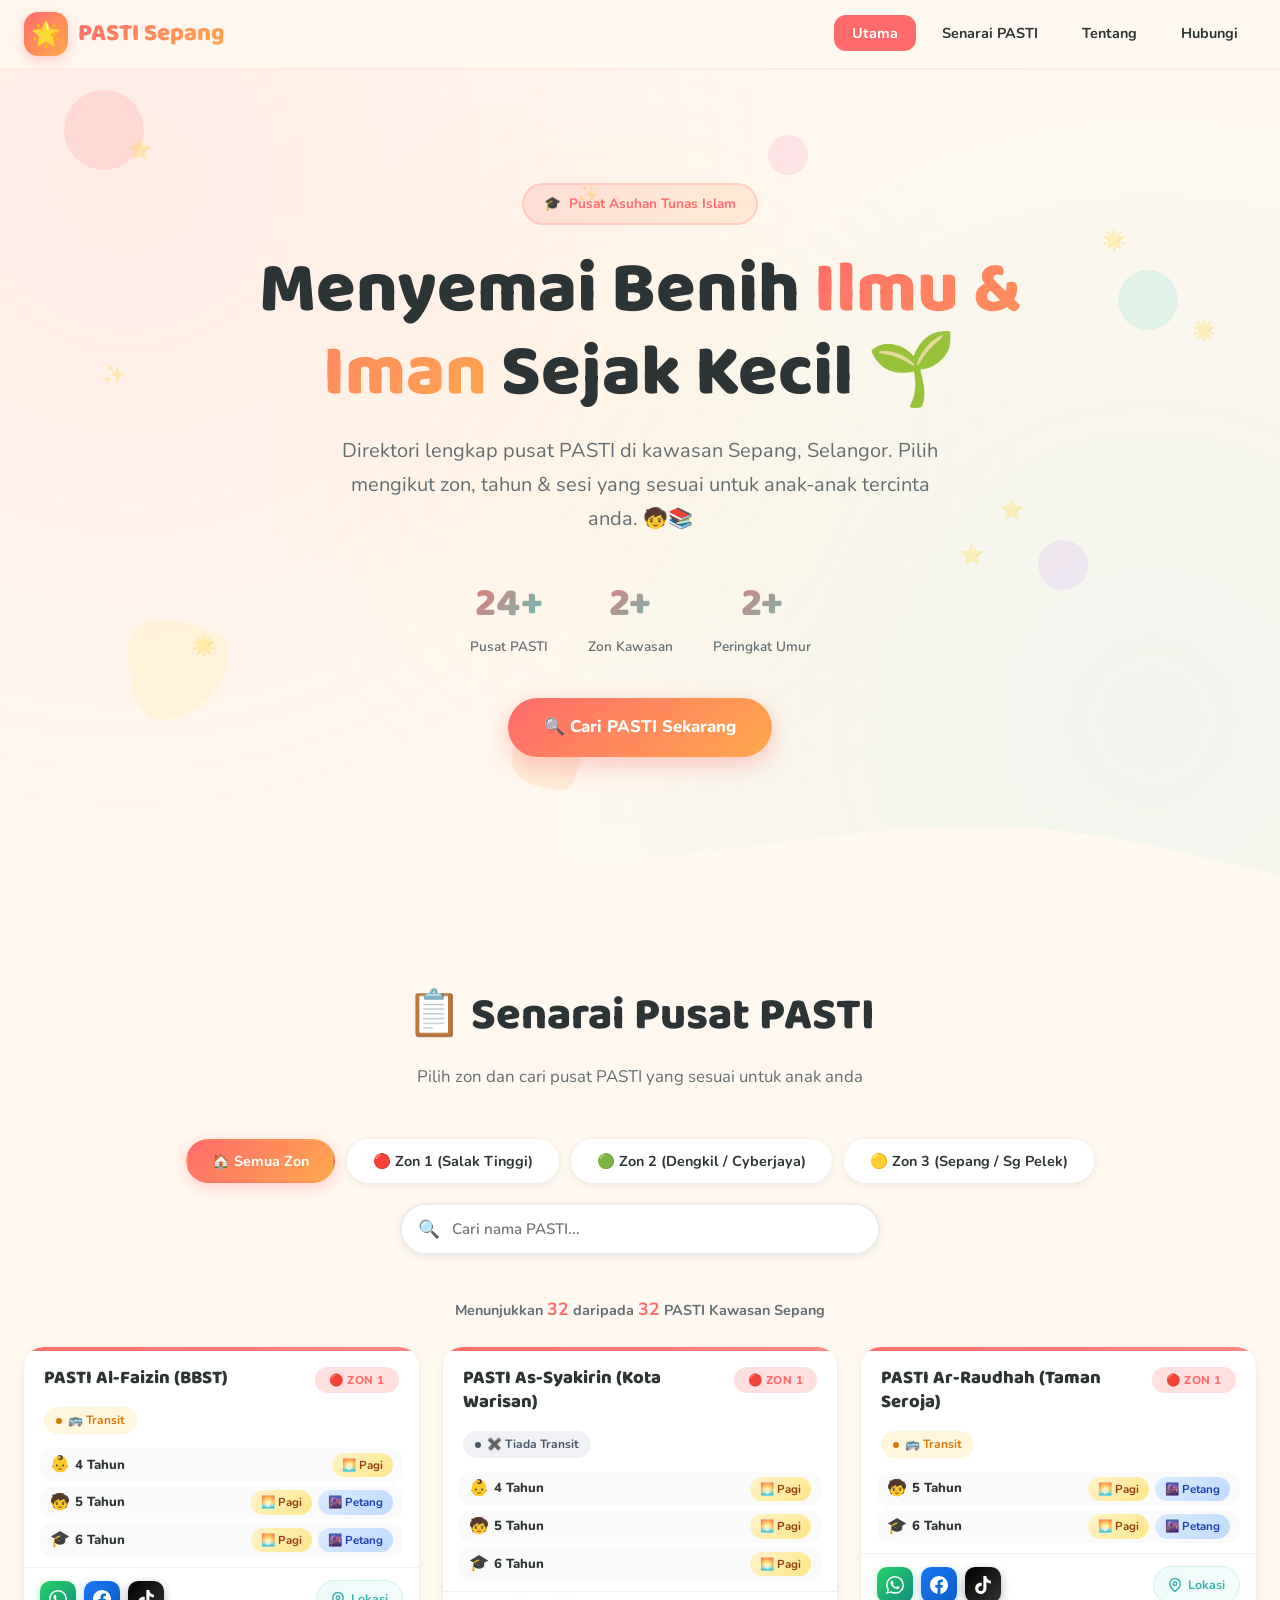
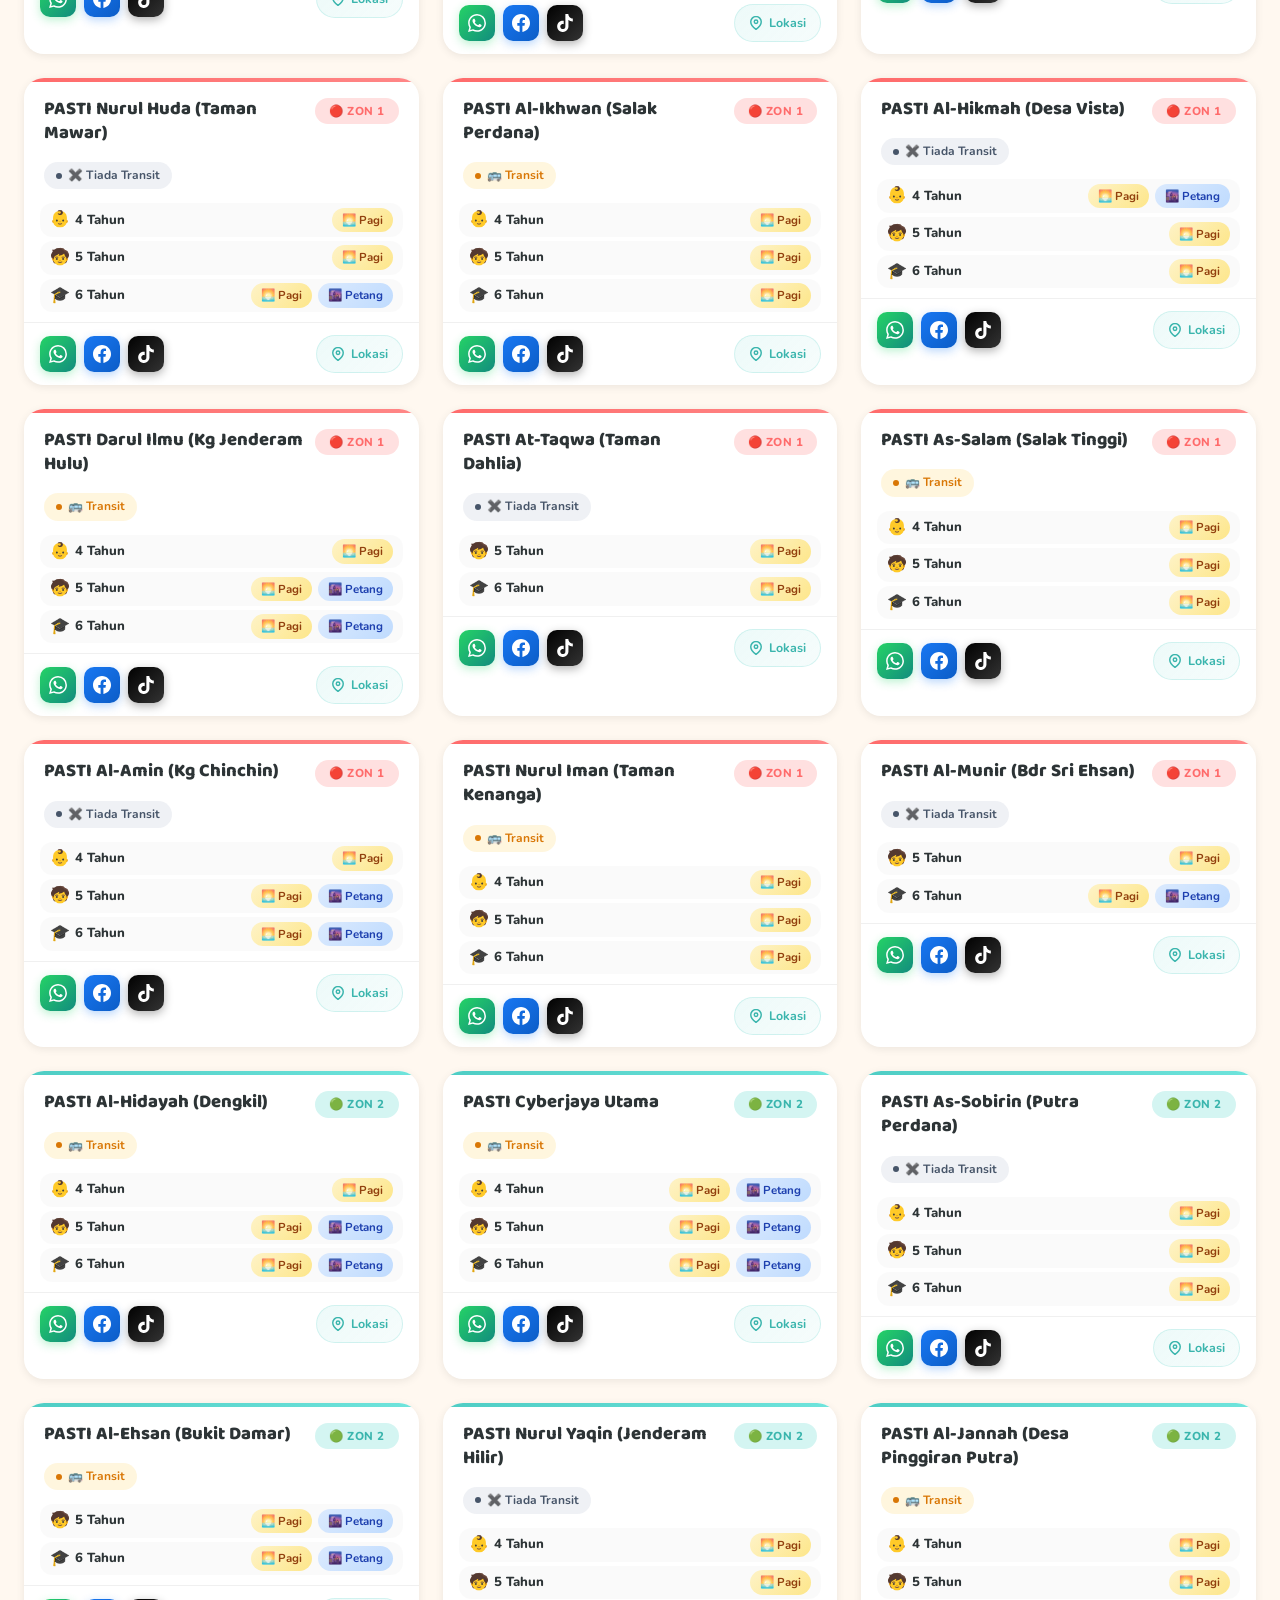
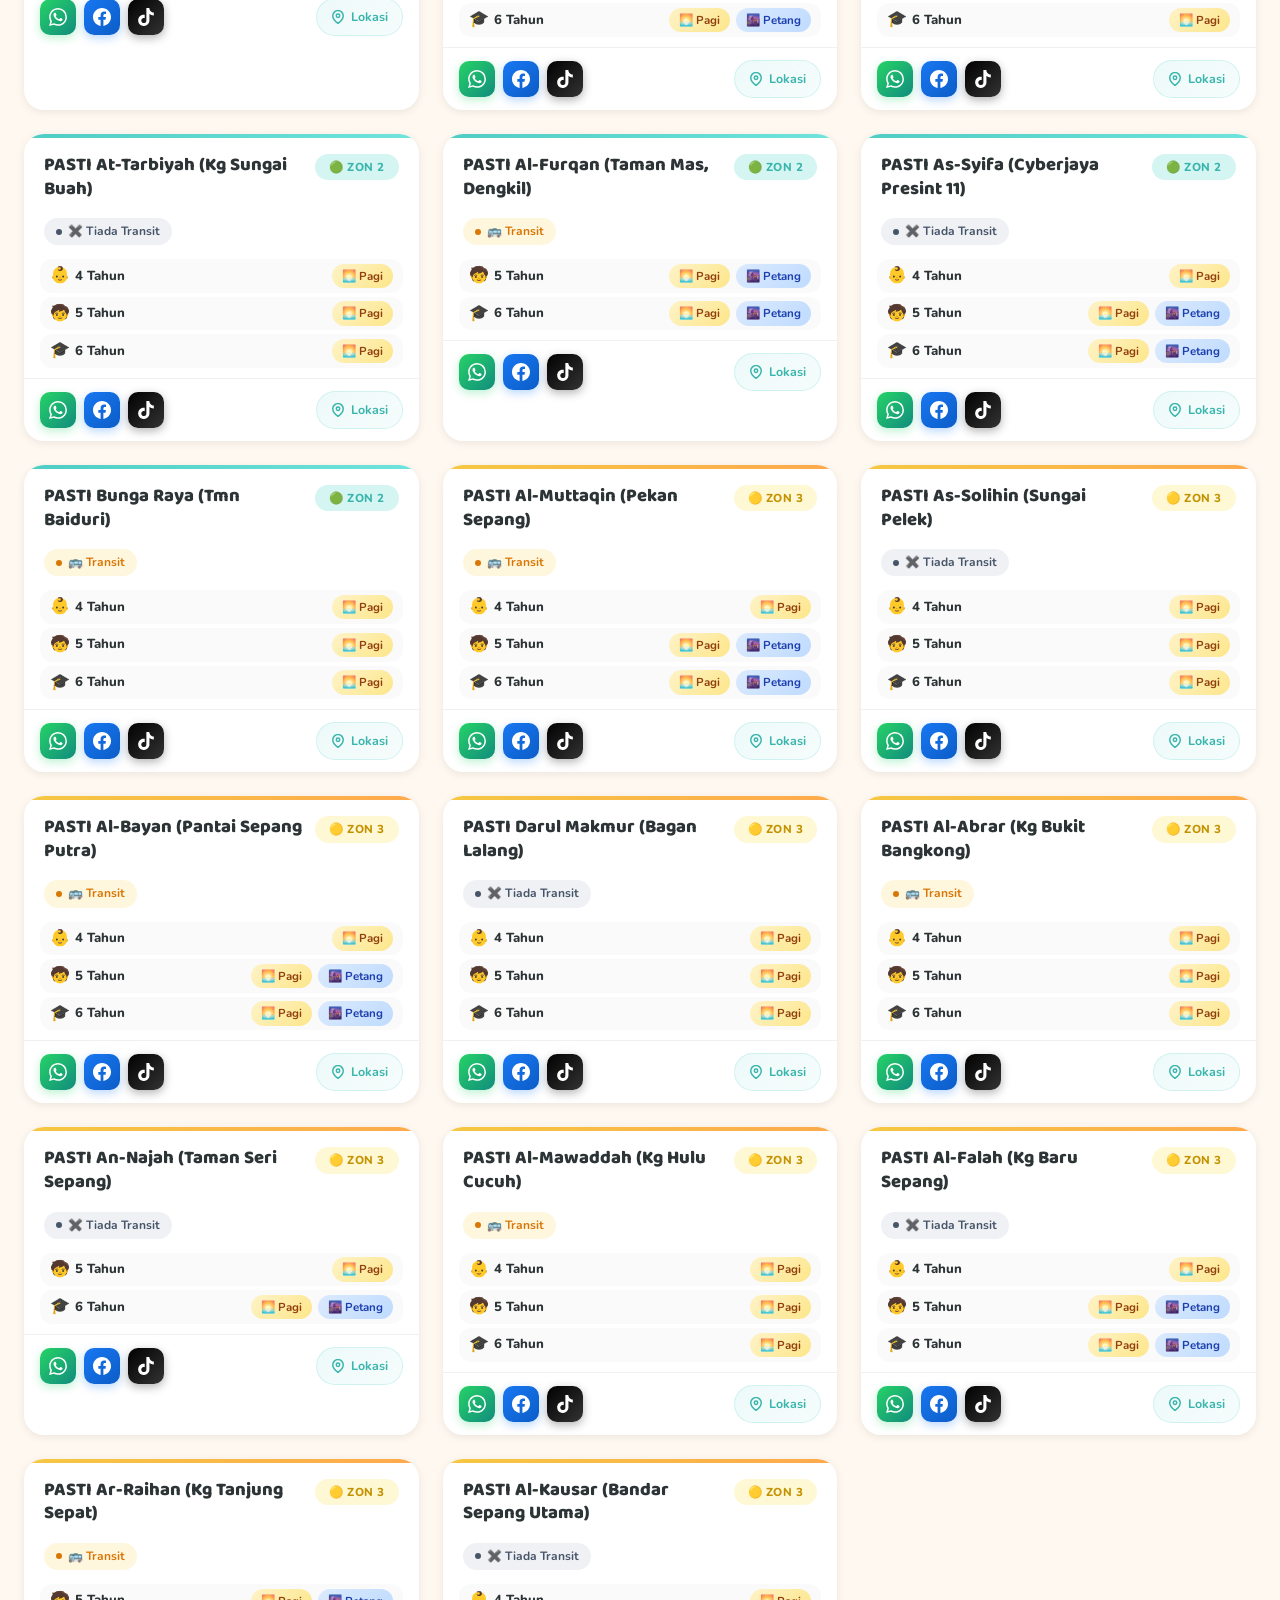
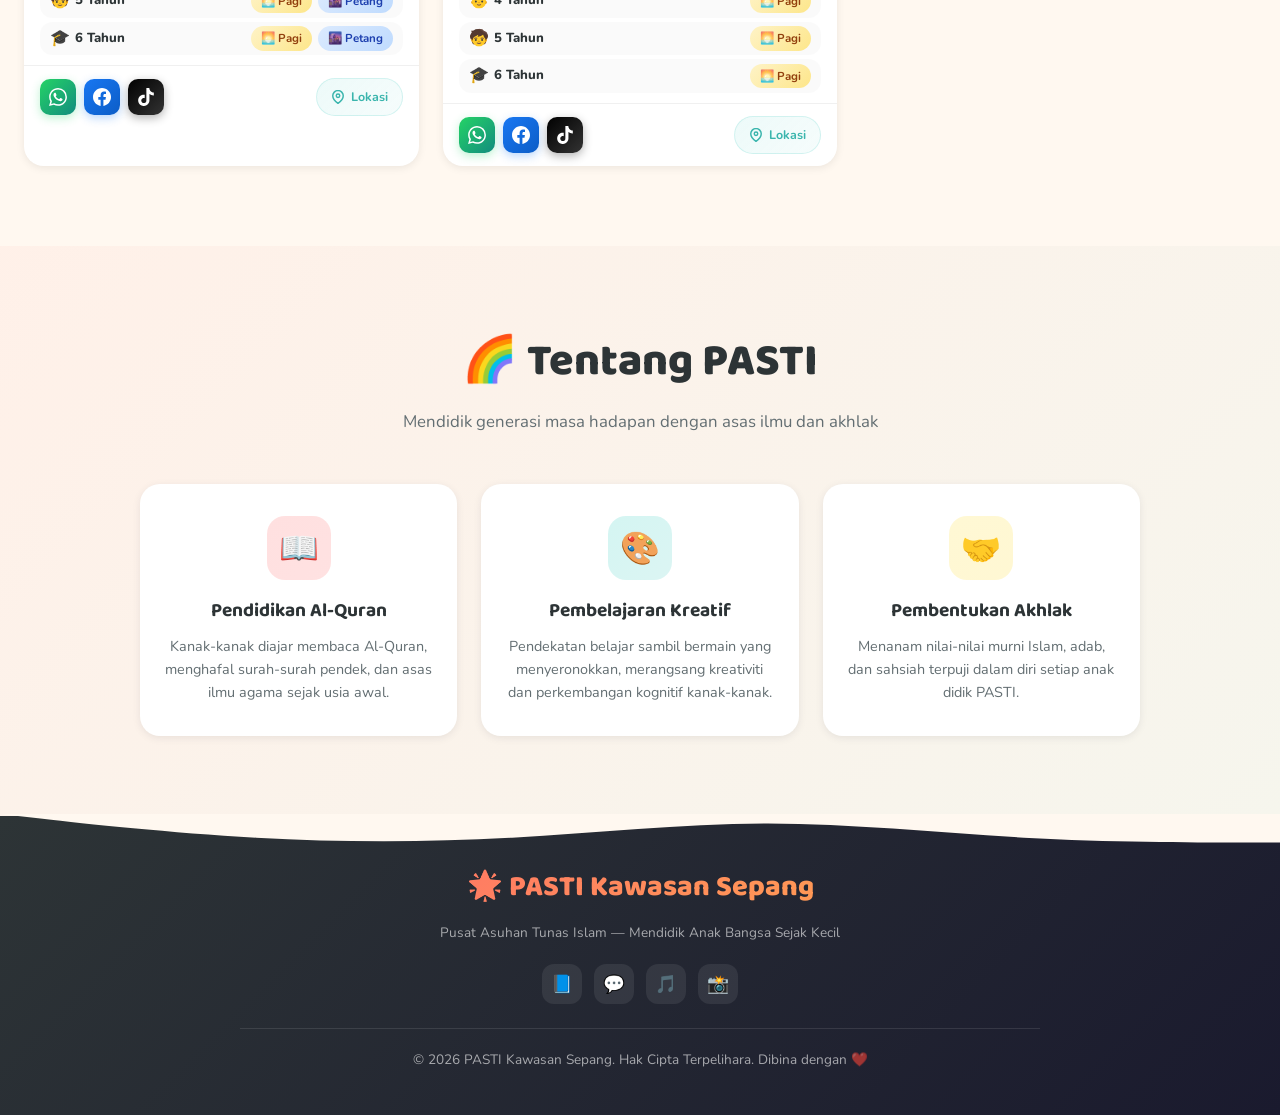
<file: index.html>
<!DOCTYPE html>
<html lang="ms">
<head>
  <meta charset="UTF-8">
  <meta name="viewport" content="width=device-width, initial-scale=1.0">
  <meta name="description" content="Direktori PASTI Kawasan Sepang - Senarai penuh Pusat Asuhan Tunas Islam di Sepang, Salak Tinggi, Dengkil & Sg Pelek. Cari PASTI 4 tahun, 5 tahun, 6 tahun, sesi pagi, petang dan kemudahan transit.">
  <meta name="keywords" content="PASTI, PASTI Sepang, PASTI Salak Tinggi, PASTI Dengkil, PASTI 4 tahun, PASTI transit, Pusat Asuhan Tunas Islam, tadika Islam Sepang, prasekolah Sepang, sesi pagi petang">
  <title>PASTI Kawasan Sepang — Pusat Asuhan Tunas Islam | Direktori Lengkap</title>
  
  <!-- Open Graph / Facebook -->
  <meta property="og:type" content="website">
  <meta property="og:url" content="https://iamatto01.github.io/Sentinel-Pasti/">
  <meta property="og:title" content="PASTI Kawasan Sepang — Direktori Pusat Asuhan Tunas Islam">
  <meta property="og:description" content="Senarai penuh PASTI di Sepang, Salak Tinggi & Dengkil. Info lengkap tahun, sesi dan kemudahan transit.">
  
  <link rel="stylesheet" href="style.css?v=2">
  <link rel="icon" href="data:image/svg+xml,<svg xmlns='http://www.w3.org/2000/svg' viewBox='0 0 100 100'><text y='.9em' font-size='90'>🌟</text></svg>">
  
  <!-- JSON-LD Schema Markup -->
  <script type="application/ld+json">
  {
    "@context": "https://schema.org",
    "@type": "EducationalOrganization",
    "name": "PASTI Kawasan Sepang",
    "description": "Direktori Pusat Asuhan Tunas Islam (PASTI) bagi kawasan Sepang, Salak Tinggi, Dengkil, dan Sungai Pelek.",
    "url": "https://iamatto01.github.io/Sentinel-Pasti/",
    "address": {
      "@type": "PostalAddress",
      "addressLocality": "Sepang",
      "addressRegion": "Selangor",
      "addressCountry": "MY"
    },
    "keywords": "PASTI Sepang, PASTI Salak, PASTI Transit, PASTI 4 Tahun, PASTI 5 Tahun, PASTI 6 Tahun"
  }
  </script>
</head>
<body>

  <!-- Floating Decorative Shapes -->
  <div class="floating-shapes">
    <div class="shape"></div>
    <div class="shape"></div>
    <div class="shape"></div>
    <div class="shape"></div>
    <div class="shape"></div>
    <div class="shape"></div>
  </div>

  <!-- ========== NAVBAR ========== -->
  <nav class="navbar" id="navbar">
    <div class="nav-container">
      <a href="#" class="nav-logo">
        <div class="nav-logo-icon">🌟</div>
        <span class="nav-logo-text">PASTI Sepang</span>
      </a>
      <button class="mobile-menu-btn" id="mobileMenuBtn" aria-label="Toggle menu">☰</button>
      <ul class="nav-links" id="navLinks">
        <li><a href="#hero" class="active">Utama</a></li>
        <li><a href="#senarai">Senarai PASTI</a></li>
        <li><a href="#tentang">Tentang</a></li>
        <li><a href="#hubungi">Hubungi</a></li>
      </ul>
    </div>
  </nav>

  <!-- ========== HERO SECTION ========== -->
  <section class="hero" id="hero">
    <!-- Decorative Stars -->
    <div class="hero-stars">
      <span class="star">⭐</span>
      <span class="star">🌟</span>
      <span class="star">✨</span>
      <span class="star">⭐</span>
      <span class="star">🌟</span>
      <span class="star">✨</span>
      <span class="star">⭐</span>
      <span class="star">🌟</span>
    </div>

    <div class="hero-content">
      <div class="hero-badge">
        <span>🎓</span> Pusat Asuhan Tunas Islam
      </div>

      <h1>
        Menyemai Benih <span class="highlight">Ilmu & Iman</span> Sejak Kecil 🌱
      </h1>

      <p class="hero-subtitle">
        Direktori lengkap pusat PASTI di kawasan Sepang, Selangor. Pilih mengikut zon, tahun & sesi yang sesuai untuk anak-anak tercinta anda. 🧒📚
      </p>

      <div class="hero-stats">
        <div class="hero-stat">
          <div class="hero-stat-number" data-target="32">0+</div>
          <div class="hero-stat-label">Pusat PASTI</div>
        </div>
        <div class="hero-stat">
          <div class="hero-stat-number" data-target="3">0+</div>
          <div class="hero-stat-label">Zon Kawasan</div>
        </div>
        <div class="hero-stat">
          <div class="hero-stat-number" data-target="3">0+</div>
          <div class="hero-stat-label">Peringkat Umur</div>
        </div>
      </div>

      <div class="hero-cta">
        <a href="#senarai" class="hero-cta-btn">
          🔍 Cari PASTI Sekarang
        </a>
      </div>
    </div>

    <!-- Wave separator -->
    <svg class="hero-clouds" viewBox="0 0 1440 120" preserveAspectRatio="none">
      <path fill="#FFF8F0" d="M0,64L48,58.7C96,53,192,43,288,48C384,53,480,75,576,80C672,85,768,75,864,64C960,53,1056,43,1152,48C1248,53,1344,75,1392,85.3L1440,96L1440,120L1392,120C1344,120,1248,120,1152,120C1056,120,960,120,864,120C768,120,672,120,576,120C480,120,384,120,288,120C192,120,96,120,48,120L0,120Z"></path>
    </svg>
  </section>

  <!-- ========== PASTI LIST SECTION ========== -->
  <section class="section" id="senarai">
    <div class="filter-container">
      <div class="section-header">
        <h2 class="section-title">📋 Senarai Pusat PASTI</h2>
        <p class="section-subtitle">Pilih zon dan cari pusat PASTI yang sesuai untuk anak anda</p>
      </div>

      <!-- Zone Filters -->
      <div class="filter-bar">
        <button class="filter-btn active" data-zone="all">🏠 Semua Zon</button>
        <button class="filter-btn" data-zone="1">🔴 Zon 1 (Salak Tinggi)</button>
        <button class="filter-btn" data-zone="2">🟢 Zon 2 (Dengkil / Cyberjaya)</button>
        <button class="filter-btn" data-zone="3">🟡 Zon 3 (Sepang / Sg Pelek)</button>
      </div>

      <!-- Search -->
      <div class="search-container">
        <span class="search-icon">🔍</span>
        <input type="text" id="searchInput" class="search-input" placeholder="Cari nama PASTI..." aria-label="Cari PASTI">
      </div>

      <!-- Result count -->
      <div class="result-count" id="resultCount"></div>
    </div>

    <!-- Cards Grid -->
    <div class="cards-grid" id="cardsGrid">
      <!-- Cards rendered by JS -->
    </div>
  </section>

  <!-- ========== ABOUT SECTION ========== -->
  <section class="section about-section" id="tentang">
    <div class="section-header">
      <h2 class="section-title">🌈 Tentang PASTI</h2>
      <p class="section-subtitle">Mendidik generasi masa hadapan dengan asas ilmu dan akhlak</p>
    </div>

    <div class="about-grid">
      <div class="about-card">
        <div class="about-icon">📖</div>
        <h3>Pendidikan Al-Quran</h3>
        <p>Kanak-kanak diajar membaca Al-Quran, menghafal surah-surah pendek, dan asas ilmu agama sejak usia awal.</p>
      </div>
      <div class="about-card">
        <div class="about-icon">🎨</div>
        <h3>Pembelajaran Kreatif</h3>
        <p>Pendekatan belajar sambil bermain yang menyeronokkan, merangsang kreativiti dan perkembangan kognitif kanak-kanak.</p>
      </div>
      <div class="about-card">
        <div class="about-icon">🤝</div>
        <h3>Pembentukan Akhlak</h3>
        <p>Menanam nilai-nilai murni Islam, adab, dan sahsiah terpuji dalam diri setiap anak didik PASTI.</p>
      </div>
    </div>
  </section>

  <!-- ========== FOOTER ========== -->
  <footer class="footer" id="hubungi">
    <!-- Wave -->
    <svg class="footer-wave" viewBox="0 0 1440 60" preserveAspectRatio="none">
      <path fill="#FFF8F0" d="M0,0L48,5.3C96,11,192,21,288,26.7C384,32,480,32,576,26.7C672,21,768,11,864,10.7C960,11,1056,21,1152,26.7C1248,32,1344,32,1392,32L1440,32L1440,0L1392,0C1344,0,1248,0,1152,0C1056,0,960,0,864,0C768,0,672,0,576,0C480,0,384,0,288,0C192,0,96,0,48,0L0,0Z"></path>
    </svg>

    <div class="footer-content">
      <div class="footer-logo">🌟 PASTI Kawasan Sepang</div>
      <p>Pusat Asuhan Tunas Islam — Mendidik Anak Bangsa Sejak Kecil</p>

      <div class="footer-social">
        <a href="#" title="Facebook" aria-label="Facebook">📘</a>
        <a href="https://wa.me/60123456789" title="WhatsApp" aria-label="WhatsApp">💬</a>
        <a href="#" title="TikTok" aria-label="TikTok">🎵</a>
        <a href="#" title="Instagram" aria-label="Instagram">📸</a>
      </div>

      <hr class="footer-divider">

      <p class="footer-copy">© 2026 PASTI Kawasan Sepang. Hak Cipta Terpelihara. Dibina dengan ❤️</p>
    </div>
  </footer>

  <!-- Back to Top Button -->
  <button class="back-to-top" id="backToTop" aria-label="Kembali ke atas">
    ↑
  </button>

  <script src="script.js"></script>
</body>
</html>
</file>
<file: style.css>
/* ========================================
   PASTI LANDING PAGE - CHILDREN'S THEME
   ======================================== */

@import url('https://fonts.googleapis.com/css2?family=Nunito:wght@400;600;700;800;900&family=Baloo+2:wght@400;500;600;700;800&display=swap');

/* ---------- CSS Variables ---------- */
:root {
  --primary: #FF6B6B;
  --primary-dark: #E85555;
  --secondary: #4ECDC4;
  --secondary-dark: #3AB5AD;
  --accent-yellow: #FFE66D;
  --accent-orange: #FFA94D;
  --accent-purple: #C084FC;
  --accent-pink: #F472B6;
  --accent-blue: #60A5FA;
  --accent-green: #34D399;
  --bg-light: #FFF8F0;
  --bg-card: #FFFFFF;
  --text-dark: #2D3436;
  --text-medium: #636E72;
  --text-light: #B2BEC3;
  --shadow-sm: 0 2px 8px rgba(0,0,0,0.08);
  --shadow-md: 0 4px 16px rgba(0,0,0,0.1);
  --shadow-lg: 0 8px 32px rgba(0,0,0,0.12);
  --shadow-glow: 0 0 30px rgba(78,205,196,0.3);
  --radius-sm: 12px;
  --radius-md: 20px;
  --radius-lg: 28px;
  --radius-xl: 40px;
  --font-heading: 'Baloo 2', cursive;
  --font-body: 'Nunito', sans-serif;

  /* Zone Colors */
  --zone1: #FF6B6B;
  --zone1-light: #FFE0E0;
  --zone2: #4ECDC4;
  --zone2-light: #D4F5F2;
  --zone3: #FFE66D;
  --zone3-light: #FFF8D4;
}

/* ---------- Reset & Base ---------- */
*, *::before, *::after {
  margin: 0;
  padding: 0;
  box-sizing: border-box;
}

html {
  scroll-behavior: smooth;
  font-size: 16px;
}

body {
  font-family: var(--font-body);
  background: var(--bg-light);
  color: var(--text-dark);
  overflow-x: hidden;
  line-height: 1.6;
}

/* ---------- Decorative Background ---------- */
body::before {
  content: '';
  position: fixed;
  top: 0;
  left: 0;
  width: 100%;
  height: 100%;
  background: 
    radial-gradient(circle at 10% 20%, rgba(255,107,107,0.08) 0%, transparent 50%),
    radial-gradient(circle at 90% 80%, rgba(78,205,196,0.08) 0%, transparent 50%),
    radial-gradient(circle at 50% 50%, rgba(255,230,109,0.05) 0%, transparent 50%);
  pointer-events: none;
  z-index: 0;
}

/* ---------- Floating Shapes (Decorative) ---------- */
.floating-shapes {
  position: fixed;
  top: 0;
  left: 0;
  width: 100%;
  height: 100%;
  pointer-events: none;
  z-index: 0;
  overflow: hidden;
}

.shape {
  position: absolute;
  border-radius: 50%;
  opacity: 0.15;
  animation: floatShape 20s infinite ease-in-out;
}

.shape:nth-child(1) {
  width: 80px;
  height: 80px;
  background: var(--primary);
  top: 10%;
  left: 5%;
  animation-delay: 0s;
}
.shape:nth-child(2) {
  width: 60px;
  height: 60px;
  background: var(--secondary);
  top: 30%;
  right: 8%;
  animation-delay: -5s;
}
.shape:nth-child(3) {
  width: 100px;
  height: 100px;
  background: var(--accent-yellow);
  bottom: 20%;
  left: 10%;
  animation-delay: -10s;
  border-radius: 30% 70% 70% 30% / 30% 30% 70% 70%;
}
.shape:nth-child(4) {
  width: 50px;
  height: 50px;
  background: var(--accent-purple);
  top: 60%;
  right: 15%;
  animation-delay: -3s;
}
.shape:nth-child(5) {
  width: 70px;
  height: 70px;
  background: var(--accent-orange);
  top: 80%;
  left: 40%;
  animation-delay: -7s;
  border-radius: 60% 40% 30% 70% / 60% 30% 70% 40%;
}
.shape:nth-child(6) {
  width: 40px;
  height: 40px;
  background: var(--accent-pink);
  top: 15%;
  left: 60%;
  animation-delay: -12s;
}

@keyframes floatShape {
  0%, 100% { transform: translateY(0) rotate(0deg); }
  25% { transform: translateY(-30px) rotate(90deg); }
  50% { transform: translateY(-15px) rotate(180deg); }
  75% { transform: translateY(-40px) rotate(270deg); }
}

/* ---------- Navbar ---------- */
.navbar {
  position: fixed;
  top: 0;
  left: 0;
  width: 100%;
  z-index: 1000;
  padding: 12px 0;
  transition: all 0.4s ease;
  background: rgba(255,248,240,0.85);
  backdrop-filter: blur(20px);
  -webkit-backdrop-filter: blur(20px);
  border-bottom: 2px solid rgba(255,107,107,0.1);
}

.navbar.scrolled {
  padding: 8px 0;
  background: rgba(255,255,255,0.95);
  box-shadow: var(--shadow-md);
}

.nav-container {
  max-width: 1280px;
  margin: 0 auto;
  padding: 0 24px;
  display: flex;
  align-items: center;
  justify-content: space-between;
}

.nav-logo {
  display: flex;
  align-items: center;
  gap: 10px;
  text-decoration: none;
}

.nav-logo-icon {
  width: 44px;
  height: 44px;
  background: linear-gradient(135deg, var(--primary), var(--accent-orange));
  border-radius: 14px;
  display: flex;
  align-items: center;
  justify-content: center;
  font-size: 24px;
  box-shadow: 0 4px 12px rgba(255,107,107,0.3);
  transition: transform 0.3s ease;
}

.nav-logo:hover .nav-logo-icon {
  transform: rotate(10deg) scale(1.05);
}

.nav-logo-text {
  font-family: var(--font-heading);
  font-size: 1.5rem;
  font-weight: 800;
  background: linear-gradient(135deg, var(--primary), var(--accent-orange));
  -webkit-background-clip: text;
  -webkit-text-fill-color: transparent;
  background-clip: text;
}

.nav-links {
  display: flex;
  align-items: center;
  gap: 8px;
  list-style: none;
}

.nav-links a {
  text-decoration: none;
  color: var(--text-dark);
  font-weight: 700;
  padding: 8px 18px;
  border-radius: var(--radius-sm);
  transition: all 0.3s ease;
  font-size: 0.9rem;
}

.nav-links a:hover {
  background: rgba(255,107,107,0.1);
  color: var(--primary);
}

.nav-links a.active {
  background: var(--primary);
  color: white;
}

.mobile-menu-btn {
  display: none;
  background: none;
  border: none;
  font-size: 1.8rem;
  cursor: pointer;
  color: var(--text-dark);
  padding: 4px;
}

/* ---------- Hero Section ---------- */
.hero {
  position: relative;
  min-height: 100vh;
  display: flex;
  align-items: center;
  justify-content: center;
  text-align: center;
  padding: 120px 24px 80px;
  overflow: hidden;
  z-index: 1;
}

.hero-content {
  max-width: 800px;
  z-index: 2;
}

.hero-badge {
  display: inline-flex;
  align-items: center;
  gap: 8px;
  padding: 8px 20px;
  background: linear-gradient(135deg, rgba(255,107,107,0.15), rgba(255,169,77,0.15));
  border-radius: 50px;
  font-size: 0.85rem;
  font-weight: 700;
  color: var(--primary);
  margin-bottom: 24px;
  border: 2px solid rgba(255,107,107,0.2);
  animation: fadeInDown 0.8s ease;
}

.hero-badge span {
  animation: pulse 2s infinite;
}

.hero h1 {
  font-family: var(--font-heading);
  font-size: clamp(2.5rem, 6vw, 4.5rem);
  font-weight: 800;
  line-height: 1.15;
  margin-bottom: 20px;
  animation: fadeInUp 0.8s ease 0.2s both;
}

.hero h1 .highlight {
  background: linear-gradient(135deg, var(--primary), var(--accent-orange), var(--secondary));
  -webkit-background-clip: text;
  -webkit-text-fill-color: transparent;
  background-clip: text;
  background-size: 200% 200%;
  animation: gradientShift 4s ease infinite;
}

.hero-subtitle {
  font-size: clamp(1rem, 2vw, 1.25rem);
  color: var(--text-medium);
  max-width: 600px;
  margin: 0 auto 36px;
  line-height: 1.7;
  animation: fadeInUp 0.8s ease 0.4s both;
}

.hero-stats {
  display: flex;
  justify-content: center;
  gap: 40px;
  flex-wrap: wrap;
  animation: fadeInUp 0.8s ease 0.6s both;
}

.hero-stat {
  text-align: center;
}

.hero-stat-number {
  font-family: var(--font-heading);
  font-size: 2.5rem;
  font-weight: 800;
  background: linear-gradient(135deg, var(--primary), var(--secondary));
  -webkit-background-clip: text;
  -webkit-text-fill-color: transparent;
  background-clip: text;
}

.hero-stat-label {
  font-size: 0.85rem;
  color: var(--text-medium);
  font-weight: 600;
}

.hero-cta {
  margin-top: 40px;
  animation: fadeInUp 0.8s ease 0.8s both;
}

.hero-cta-btn {
  display: inline-flex;
  align-items: center;
  gap: 10px;
  padding: 16px 36px;
  background: linear-gradient(135deg, var(--primary), var(--accent-orange));
  color: white;
  text-decoration: none;
  border-radius: 50px;
  font-weight: 800;
  font-size: 1.05rem;
  border: none;
  cursor: pointer;
  box-shadow: 0 8px 24px rgba(255,107,107,0.35);
  transition: all 0.3s ease;
}

.hero-cta-btn:hover {
  transform: translateY(-3px);
  box-shadow: 0 12px 32px rgba(255,107,107,0.45);
}

/* Decorative clouds */
.hero-clouds {
  position: absolute;
  bottom: 0;
  left: 0;
  width: 100%;
  height: 120px;
  z-index: 1;
}

/* Stars decoration */
.hero-stars {
  position: absolute;
  top: 0;
  left: 0;
  width: 100%;
  height: 100%;
  pointer-events: none;
}

.star {
  position: absolute;
  font-size: 1.2rem;
  opacity: 0.3;
  animation: twinkle 3s ease-in-out infinite;
}

.star:nth-child(1) { top: 15%; left: 10%; animation-delay: 0s; }
.star:nth-child(2) { top: 25%; right: 12%; animation-delay: 1s; }
.star:nth-child(3) { top: 40%; left: 8%; animation-delay: 0.5s; }
.star:nth-child(4) { top: 55%; right: 20%; animation-delay: 1.5s; }
.star:nth-child(5) { top: 70%; left: 15%; animation-delay: 2s; }
.star:nth-child(6) { top: 20%; left: 45%; animation-delay: 0.3s; }
.star:nth-child(7) { top: 60%; left: 75%; animation-delay: 1.2s; }
.star:nth-child(8) { top: 35%; right: 5%; animation-delay: 0.8s; }

@keyframes twinkle {
  0%, 100% { opacity: 0.2; transform: scale(1); }
  50% { opacity: 0.6; transform: scale(1.3); }
}

@keyframes gradientShift {
  0%, 100% { background-position: 0% 50%; }
  50% { background-position: 100% 50%; }
}

/* ---------- Section Common ---------- */
.section {
  position: relative;
  padding: 80px 24px;
  z-index: 1;
}

.section-header {
  text-align: center;
  margin-bottom: 48px;
}

.section-title {
  font-family: var(--font-heading);
  font-size: clamp(1.8rem, 4vw, 2.8rem);
  font-weight: 800;
  margin-bottom: 12px;
}

.section-subtitle {
  font-size: 1.05rem;
  color: var(--text-medium);
  max-width: 600px;
  margin: 0 auto;
}

/* ---------- Zone Filter ---------- */
.filter-container {
  max-width: 1280px;
  margin: 0 auto;
}

.filter-bar {
  display: flex;
  align-items: center;
  justify-content: center;
  gap: 12px;
  flex-wrap: wrap;
  margin-bottom: 20px;
}

.filter-btn {
  padding: 10px 24px;
  border: 2px solid transparent;
  border-radius: 50px;
  font-family: var(--font-body);
  font-weight: 700;
  font-size: 0.9rem;
  cursor: pointer;
  transition: all 0.3s ease;
  background: white;
  color: var(--text-dark);
  box-shadow: var(--shadow-sm);
}

.filter-btn:hover {
  transform: translateY(-2px);
  box-shadow: var(--shadow-md);
}

.filter-btn.active {
  background: linear-gradient(135deg, var(--primary), var(--accent-orange));
  color: white;
  border-color: transparent;
  box-shadow: 0 4px 16px rgba(255,107,107,0.3);
}

.filter-btn[data-zone="1"].active {
  background: linear-gradient(135deg, var(--zone1), #FF8787);
}
.filter-btn[data-zone="2"].active {
  background: linear-gradient(135deg, var(--zone2), #6FE4DC);
}
.filter-btn[data-zone="3"].active {
  background: linear-gradient(135deg, #F5C842, var(--accent-orange));
}

/* Search bar */
.search-container {
  max-width: 480px;
  margin: 0 auto 40px;
  position: relative;
}

.search-input {
  width: 100%;
  padding: 14px 20px 14px 50px;
  border: 2px solid rgba(0,0,0,0.08);
  border-radius: 50px;
  font-family: var(--font-body);
  font-size: 0.95rem;
  font-weight: 600;
  background: white;
  color: var(--text-dark);
  box-shadow: var(--shadow-sm);
  transition: all 0.3s ease;
  outline: none;
}

.search-input:focus {
  border-color: var(--secondary);
  box-shadow: 0 0 0 4px rgba(78,205,196,0.15);
}

.search-icon {
  position: absolute;
  left: 18px;
  top: 50%;
  transform: translateY(-50%);
  font-size: 1.1rem;
  color: var(--text-light);
}

/* Result count */
.result-count {
  text-align: center;
  margin-bottom: 24px;
  font-weight: 700;
  color: var(--text-medium);
  font-size: 0.9rem;
}

.result-count span {
  color: var(--primary);
  font-size: 1.1rem;
}

/* ---------- Cards Grid ---------- */
.cards-grid {
  max-width: 1280px;
  margin: 0 auto;
  display: grid;
  grid-template-columns: repeat(auto-fill, minmax(360px, 1fr));
  gap: 24px;
}

/* ---------- PASTI Card ---------- */
.pasti-card {
  background: var(--bg-card);
  border-radius: var(--radius-md);
  overflow: hidden;
  box-shadow: var(--shadow-sm);
  transition: all 0.4s cubic-bezier(0.25, 0.46, 0.45, 0.94);
  position: relative;
  animation: fadeInUp 0.6s ease both;
}

.pasti-card:hover {
  transform: translateY(-6px);
  box-shadow: var(--shadow-lg);
}

.pasti-card::before {
  content: '';
  position: absolute;
  top: 0;
  left: 0;
  right: 0;
  height: 4px;
  border-radius: var(--radius-md) var(--radius-md) 0 0;
}

.pasti-card[data-zone="1"]::before {
  background: linear-gradient(90deg, var(--zone1), #FF8787);
}
.pasti-card[data-zone="2"]::before {
  background: linear-gradient(90deg, var(--zone2), #6FE4DC);
}
.pasti-card[data-zone="3"]::before {
  background: linear-gradient(90deg, #F5C842, var(--accent-orange));
}

.card-header {
  padding: 20px 20px 12px;
  display: flex;
  align-items: flex-start;
  justify-content: space-between;
  gap: 12px;
}

.card-title-wrap {
  flex: 1;
}

.card-title {
  font-family: var(--font-heading);
  font-size: 1.15rem;
  font-weight: 800;
  color: var(--text-dark);
  line-height: 1.3;
  margin-bottom: 4px;
}

.card-zone-badge {
  padding: 4px 14px;
  border-radius: 50px;
  font-size: 0.72rem;
  font-weight: 800;
  text-transform: uppercase;
  letter-spacing: 0.5px;
  white-space: nowrap;
  flex-shrink: 0;
}

.card-zone-badge.zone-1 {
  background: var(--zone1-light);
  color: var(--zone1);
}
.card-zone-badge.zone-2 {
  background: var(--zone2-light);
  color: var(--secondary-dark);
}
.card-zone-badge.zone-3 {
  background: var(--zone3-light);
  color: #C49200;
}

/* Transit status */
.card-status {
  padding: 0 20px;
  margin-bottom: 14px;
}

.status-badge {
  display: inline-flex;
  align-items: center;
  gap: 6px;
  padding: 4px 12px;
  border-radius: 50px;
  font-size: 0.75rem;
  font-weight: 700;
}

.status-badge.transit {
  background: rgba(251,191,36,0.15);
  color: #D97706;
}

.status-badge.tiada-transit {
  background: rgba(148,163,184,0.15);
  color: #475569;
}

.status-dot {
  width: 6px;
  height: 6px;
  border-radius: 50%;
}

.status-badge.transit .status-dot {
  background: #D97706;
  animation: blink 1.5s infinite;
}

.status-badge.tiada-transit .status-dot {
  background: #475569;
}

@keyframes blink {
  0%, 100% { opacity: 1; }
  50% { opacity: 0.3; }
}

/* Year / Session Info */
.card-body {
  padding: 0 16px 10px;
}

.year-grid {
  display: flex;
  flex-direction: column;
  gap: 4px;
}

.year-row {
  display: flex;
  align-items: center;
  justify-content: space-between;
  gap: 10px;
  padding: 4px 10px;
  background: rgba(0,0,0,0.02);
  border-radius: var(--radius-sm);
  transition: background 0.2s ease;
}

.year-row:hover {
  background: rgba(0,0,0,0.04);
}

.year-label {
  font-weight: 800;
  font-size: 0.82rem;
  color: var(--text-dark);
  min-width: 65px;
  display: flex;
  align-items: center;
  gap: 5px;
}

.year-label .emoji {
  font-size: 1rem;
}

.session-tags {
  display: flex;
  gap: 6px;
  flex-wrap: wrap;
}

.session-tag {
  padding: 3px 10px;
  border-radius: 50px;
  font-size: 0.72rem;
  font-weight: 700;
}

.session-tag.pagi {
  background: linear-gradient(135deg, #FEF3C7, #FDE68A);
  color: #92400E;
}

.session-tag.petang {
  background: linear-gradient(135deg, #DBEAFE, #BFDBFE);
  color: #1E40AF;
}

/* Card Footer - Contact & Location */
.card-footer {
  padding: 12px 16px;
  border-top: 1px solid rgba(0,0,0,0.06);
  display: flex;
  flex-wrap: nowrap !important;
  align-items: center;
  justify-content: space-between;
  gap: 8px;
}

.contact-links {
  display: flex;
  gap: 8px;
}

.contact-link {
  width: 36px;
  height: 36px;
  border-radius: 10px;
  display: flex;
  align-items: center;
  justify-content: center;
  text-decoration: none;
  font-size: 1.1rem;
  transition: all 0.3s ease;
  color: white;
}

.contact-link:hover {
  transform: translateY(-3px) scale(1.05);
}

.contact-link.whatsapp {
  background: linear-gradient(135deg, #25D366, #128C7E);
  box-shadow: 0 3px 10px rgba(37,211,102,0.3);
}

.contact-link.facebook {
  background: linear-gradient(135deg, #1877F2, #0C5DC7);
  box-shadow: 0 3px 10px rgba(24,119,242,0.3);
}

.contact-link.tiktok {
  background: linear-gradient(135deg, #010101, #333);
  box-shadow: 0 3px 10px rgba(0,0,0,0.3);
}

.map-link {
  display: flex;
  align-items: center;
  gap: 6px;
  padding: 8px 14px;
  background: linear-gradient(135deg, rgba(78,205,196,0.1), rgba(78,205,196,0.05));
  border: 1px solid rgba(78,205,196,0.2);
  border-radius: 50px;
  text-decoration: none;
  color: var(--secondary-dark);
  font-size: 0.78rem;
  font-weight: 700;
  transition: all 0.3s ease;
}

.map-link:hover {
  background: var(--secondary);
  color: white;
  border-color: var(--secondary);
  transform: translateY(-2px);
}

/* No results */
.no-results {
  grid-column: 1 / -1;
  text-align: center;
  padding: 60px 20px;
}

.no-results-icon {
  font-size: 4rem;
  margin-bottom: 16px;
}

.no-results h3 {
  font-family: var(--font-heading);
  font-size: 1.5rem;
  margin-bottom: 8px;
  color: var(--text-dark);
}

.no-results p {
  color: var(--text-medium);
}

/* ---------- About Section ---------- */
.about-section {
  background: linear-gradient(135deg, rgba(255,107,107,0.05), rgba(78,205,196,0.05));
}

.about-grid {
  max-width: 1000px;
  margin: 0 auto;
  display: grid;
  grid-template-columns: repeat(auto-fit, minmax(280px, 1fr));
  gap: 24px;
}

.about-card {
  background: white;
  border-radius: var(--radius-md);
  padding: 32px 24px;
  text-align: center;
  box-shadow: var(--shadow-sm);
  transition: all 0.3s ease;
}

.about-card:hover {
  transform: translateY(-4px);
  box-shadow: var(--shadow-md);
}

.about-icon {
  width: 64px;
  height: 64px;
  border-radius: 18px;
  display: flex;
  align-items: center;
  justify-content: center;
  font-size: 2rem;
  margin: 0 auto 16px;
}

.about-card:nth-child(1) .about-icon {
  background: linear-gradient(135deg, var(--zone1-light), rgba(255,107,107,0.2));
}
.about-card:nth-child(2) .about-icon {
  background: linear-gradient(135deg, var(--zone2-light), rgba(78,205,196,0.2));
}
.about-card:nth-child(3) .about-icon {
  background: linear-gradient(135deg, var(--zone3-light), rgba(255,230,109,0.3));
}

.about-card h3 {
  font-family: var(--font-heading);
  font-size: 1.2rem;
  font-weight: 700;
  margin-bottom: 8px;
}

.about-card p {
  color: var(--text-medium);
  font-size: 0.9rem;
  line-height: 1.6;
}

/* ---------- Footer ---------- */
.footer {
  background: linear-gradient(135deg, #2D3436, #1a1a2e);
  color: white;
  padding: 48px 24px 24px;
  text-align: center;
  position: relative;
  z-index: 1;
}

.footer-content {
  max-width: 800px;
  margin: 0 auto;
}

.footer-logo {
  font-family: var(--font-heading);
  font-size: 1.8rem;
  font-weight: 800;
  margin-bottom: 12px;
  background: linear-gradient(135deg, var(--primary), var(--accent-orange));
  -webkit-background-clip: text;
  -webkit-text-fill-color: transparent;
  background-clip: text;
}

.footer p {
  color: rgba(255,255,255,0.6);
  font-size: 0.85rem;
  margin-bottom: 20px;
}

.footer-wave {
  position: absolute;
  top: -2px;
  left: 0;
  width: 100%;
}

.footer-social {
  display: flex;
  justify-content: center;
  gap: 12px;
  margin-bottom: 24px;
}

.footer-social a {
  width: 40px;
  height: 40px;
  border-radius: 12px;
  display: flex;
  align-items: center;
  justify-content: center;
  background: rgba(255,255,255,0.08);
  color: white;
  text-decoration: none;
  font-size: 1.1rem;
  transition: all 0.3s ease;
}

.footer-social a:hover {
  background: var(--primary);
  transform: translateY(-3px);
}

.footer-divider {
  border: none;
  border-top: 1px solid rgba(255,255,255,0.1);
  margin: 20px 0;
}

.footer-copy {
  font-size: 0.8rem;
  color: rgba(255,255,255,0.4);
}

/* ---------- Back to top ---------- */
.back-to-top {
  position: fixed;
  bottom: 30px;
  right: 30px;
  width: 48px;
  height: 48px;
  border-radius: 50%;
  background: linear-gradient(135deg, var(--primary), var(--accent-orange));
  color: white;
  border: none;
  font-size: 1.3rem;
  cursor: pointer;
  box-shadow: 0 4px 16px rgba(255,107,107,0.35);
  display: flex;
  align-items: center;
  justify-content: center;
  z-index: 999;
  opacity: 0;
  visibility: hidden;
  transform: translateY(20px);
  transition: all 0.3s ease;
}

.back-to-top.visible {
  opacity: 1;
  visibility: visible;
  transform: translateY(0);
}

.back-to-top:hover {
  transform: translateY(-3px) scale(1.05);
}

/* ---------- Animations ---------- */
@keyframes fadeInUp {
  from { opacity: 0; transform: translateY(30px); }
  to { opacity: 1; transform: translateY(0); }
}

@keyframes fadeInDown {
  from { opacity: 0; transform: translateY(-20px); }
  to { opacity: 1; transform: translateY(0); }
}

@keyframes pulse {
  0%, 100% { transform: scale(1); }
  50% { transform: scale(1.1); }
}

/* Card stagger animation */
.pasti-card:nth-child(1) { animation-delay: 0.05s; }
.pasti-card:nth-child(2) { animation-delay: 0.1s; }
.pasti-card:nth-child(3) { animation-delay: 0.15s; }
.pasti-card:nth-child(4) { animation-delay: 0.2s; }
.pasti-card:nth-child(5) { animation-delay: 0.25s; }
.pasti-card:nth-child(6) { animation-delay: 0.3s; }
.pasti-card:nth-child(7) { animation-delay: 0.35s; }
.pasti-card:nth-child(8) { animation-delay: 0.4s; }
.pasti-card:nth-child(9) { animation-delay: 0.45s; }

/* ---------- Responsive ---------- */
@media (max-width: 768px) {
  .nav-links {
    display: none;
    position: absolute;
    top: 100%;
    left: 0;
    right: 0;
    background: white;
    flex-direction: column;
    padding: 16px;
    box-shadow: var(--shadow-lg);
    border-radius: 0 0 var(--radius-md) var(--radius-md);
  }

  .nav-links.open {
    display: flex;
  }

  .mobile-menu-btn {
    display: block;
  }

  .hero {
    padding: 100px 20px 60px;
    min-height: auto;
  }

  .hero h1 {
    font-size: 2.2rem;
  }

  .hero-stats {
    gap: 20px;
  }

  .cards-grid {
    grid-template-columns: 1fr;
  }

  .filter-bar {
    gap: 8px;
  }

  .filter-btn {
    padding: 8px 16px;
    font-size: 0.82rem;
  }

  .section {
    padding: 60px 16px;
  }


}

@media (max-width: 480px) {
  .hero-stat-number {
    font-size: 2rem;
  }

  .year-row {
    gap: 6px;
  }
}

/* ---------- Scrollbar ---------- */
::-webkit-scrollbar {
  width: 8px;
}
::-webkit-scrollbar-track {
  background: var(--bg-light);
}
::-webkit-scrollbar-thumb {
  background: linear-gradient(135deg, var(--primary), var(--secondary));
  border-radius: 10px;
}
::-webkit-scrollbar-thumb:hover {
  background: var(--primary-dark);
}
</file>
